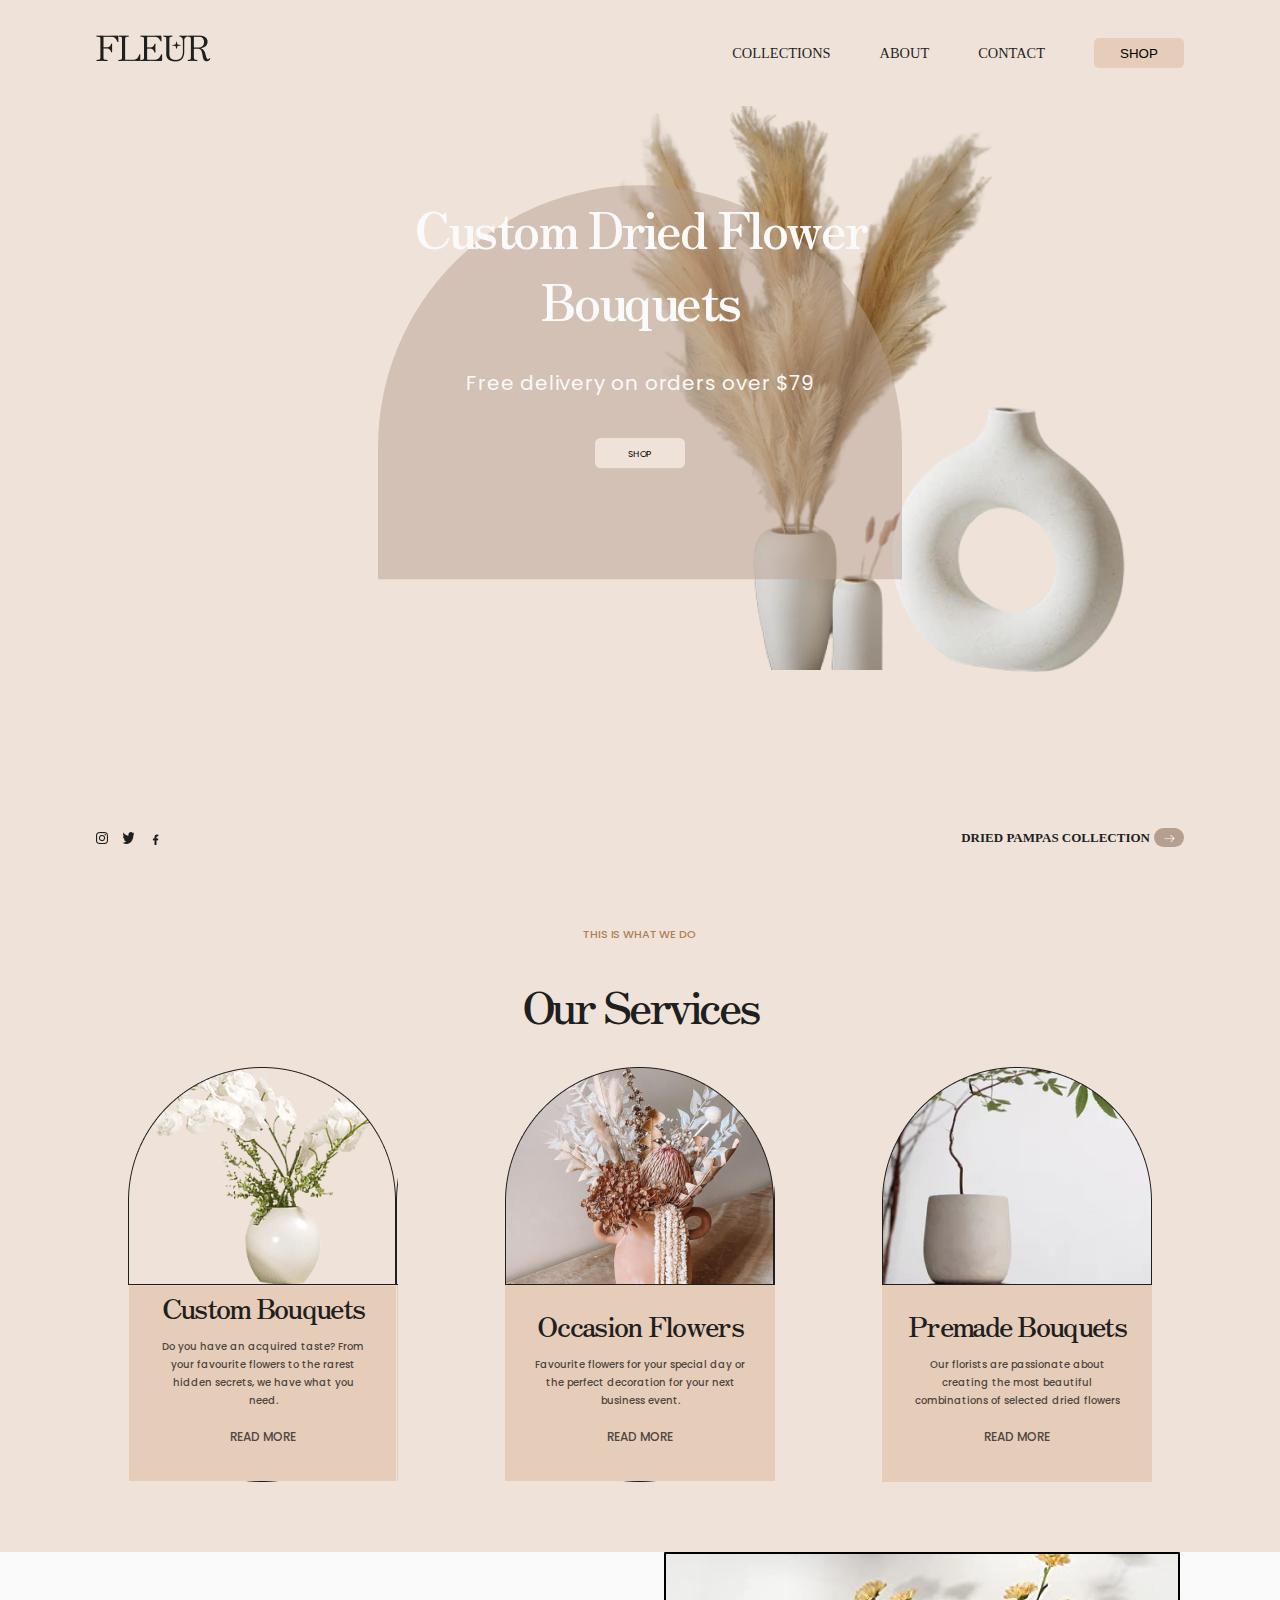
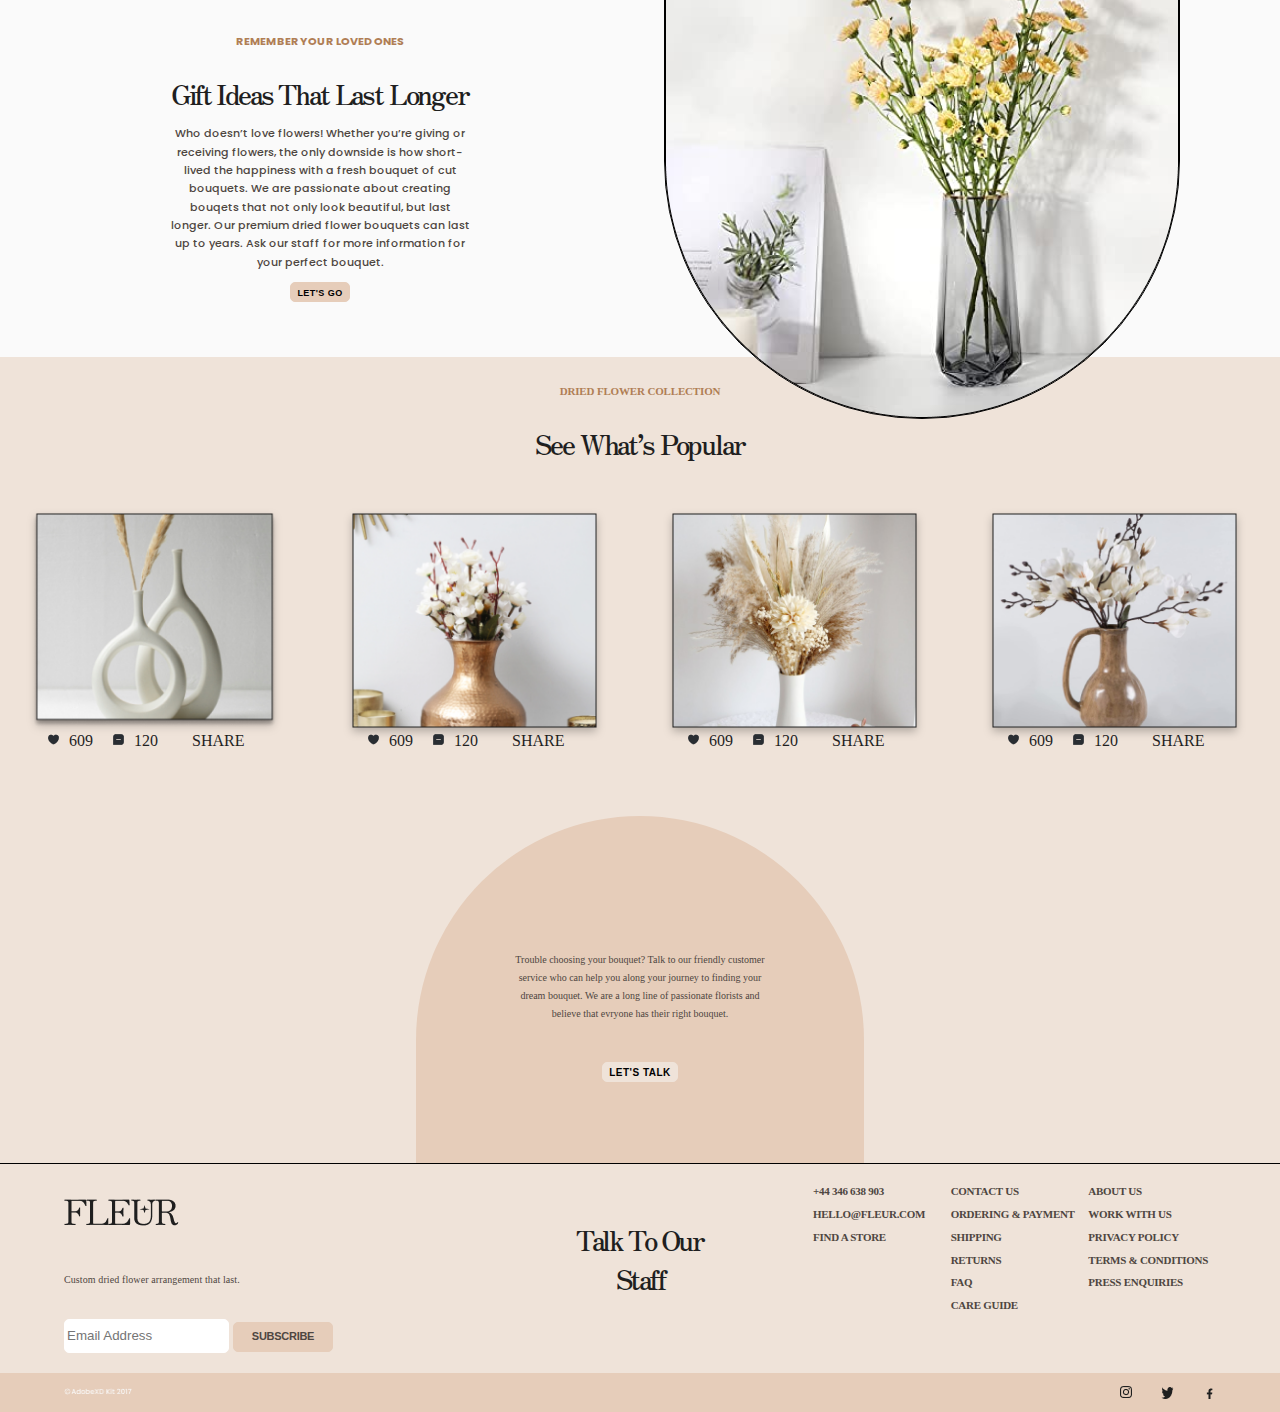
<file: index.html>
<!DOCTYPE html>
<html lang="en">
<head>
    <meta charset="UTF-8">
    <meta http-equiv="X-UA-Compatible" content="IE=edge">
    <meta name="viewport" content="width=device-width, initial-scale=1.0">
    <link rel="stylesheet" href="style.css">
    <link rel="preconnect" href="https://fonts.googleapis.com">
    <link rel="preconnect" href="https://fonts.gstatic.com" crossorigin>
    <link href="https://fonts.googleapis.com/css2?family=Zen+Old+Mincho:wght@400;700;900&display=swap" rel="stylesheet">
    <link rel="preconnect" href="https://fonts.googleapis.com">
    <link rel="preconnect" href="https://fonts.gstatic.com" crossorigin>
    <link href="https://fonts.googleapis.com/css2?family=Poppins:wght@400;500&family=Zen+Old+Mincho:wght@400;700;900&display=swap" rel="stylesheet">
    <title>FLEUR</title>
</head>
<body>
    <div class="header">
        <div class="nav-bar">
            <div class="nav">
                <div class="logo">
                   <a href=""><img src="images/logo.png" alt="Logo"></a>
                </div>

                <div class="links">
                    <ul>
                        <li>
                            <a href="#">COLLECTIONS</a>
                            <a href="#">ABOUT</a>
                            <a href="#">CONTACT</a>
                            <a href="#"><button class="btn"> SHOP</button></a>
                        </li>
                    </ul>
                </div>
            </div>
        </div>

       

        <div class="container">
            <div class="hemi-sphere">
                
            </div>

            <div class="image1">
                
            </div>

            <div class="image2">

            </div>

             <div class="middle">
            <h1>Custom Dried Flower Bouquets</h1>
            <h3>Free delivery on orders over $79</h3>
            <button><a href="">SHOP</a></button>
        </div>
        </div>

        <div class="header-footer">
            <div class="icons">
                <a href="http://instagram.com"><img src="images/instagram.png" alt="Instagram"></a>
                <a href="http://twitter.com"><img src="images/twittter.png" alt="Twitter"></a>
                <a href="http://facebook.com"><img src="images/facebook.png" alt="Facebook"></a>
            </div>

            <div class="next">
                <p>DRIED PAMPAS COLLECTION</p>
                <button><img src="images/arrow-right.png" alt="Right Arrow"></button>
            </div>
        </div>
    </div>

    <div class="services">
        <div class="text">
            <h6>
                THIS IS WHAT WE DO
            </h6>

            <h1>
                Our Services
            </h1>
        </div>


        <div class="flowers">
            <div class="row1">
                <div class="col1">
                    <div class="description">
                        <header>Custom Bouquets</header>
                        <p>
                            Do you have an acquired taste? From your favourite flowers to the rarest hidden secrets, we have what you need.

                            <br>
                            <br>
                        <a href="#">READ MORE</a> 
                        </p>
                    </div>
                </div>

                <div class="col2">
                    <div class="description">
                        <header>Occasion Flowers</header>
                        <p>
                            Favourite flowers for your special day or the perfect decoration for your next business event.

                            <br>
                            <br>
                        <a href="#">READ MORE</a>
                        </p>
                    </div>
                </div>

                <div class="col3">
                    <div class="description">
                        <header>Premade Bouquets</header>
                        <p>
                            Our florists are passionate about creating the most beautiful combinations of selected dried flowers

                            <br>
                            <br>
                        <a href="#">READ MORE</a>
                        </p>
                    </div>
                </div>
            </div>
        </div>
    </div>

    <div class="gift-ideas">
        <div class="gift">
            <h6>
                REMEMBER YOUR LOVED ONES
            </h6>

            <header>
                Gift Ideas That Last Longer 
            </header>

            <p>
                Who doesn’t love flowers! Whether you’re giving or receiving flowers, the only downside is how short-lived the happiness with a fresh bouquet of cut bouquets. We are passionate about creating bouqets that not only look beautiful, but last longer. Our premium dried flower bouquets can last up to years. Ask our staff for more information for your perfect bouquet.
            </p>

            <button>
                <a href="">LET'S GO</a>
            </button>
        </div>

        <div class="gift-pic">

        </div>
    </div>

    <div class="categories">
        <div class="container">
            <h6>
                DRIED FLOWER COLLECTION
            </h6>

            <header>
                See What’s Popular
            </header>
        </div>
        
        <div class="row2">
            <div class="col4">
                <img class="pic" src="images/order1.png" alt="">

                <div class="likes">
                    <img class="img" src="images/heart.png" alt=""> <p>609</p> 
                    <img class="img" src="images/message-minus.png" alt=""> <p>120</p> 
                    <p class="end">SHARE</p>
                </div>
            </div>

            <div class="col4">
                <img class="pic" src="images/order2.png" alt="">

                <div class="likes">
                    <img class="img" src="images/heart.png" alt=""> <p>609</p>
                    <img class="img" src="images/message-minus.png" alt=""> <p>120</p>
                    <p class="end">SHARE</p>
                </div>
            </div>

            <div class="col4">
                <img class="pic" src="images/order3.png" alt="">

                <div class="likes">
                    <img class="img" src="images/heart.png" alt=""> <p>609</p>
                    <img class="img" src="images/message-minus.png" alt=""> <p>120</p>
                    <p class="end">SHARE</p>
                </div>
            </div>

            <div class="col4">
                <img class="pic" src="images/order4.png" alt="">

                <div class="likes">
                    <img class="img" src="images/heart.png" alt=""> <p>609</p>
                    <img class="img" src="images/message-minus.png" alt=""> <p>120</p>
                    <p class="end">SHARE</p>
                </div>
            </div>
        </div>
        <div class="cover">
            <div class="h-sphere">
            <div class="container">
                <p>
                Trouble choosing your bouquet? Talk to our friendly customer service who can help you along your journey to finding your dream bouquet. We are a long line of passionate florists and believe that evryone has their right bouquet.  
            </p>

            <button><a href="">LET'S TALK</a></button>
            </div>
        </div>
        </div>
        
    </div>

    <div class="end">

        <div class="end1">
                
                <div class="logo">
                   <a href=""><img src="images/logo.png" alt=""></a>
                </div>

                <p>Custom dried flower arrangement that last.</p>
                
                <form>
                    <input type="text" placeholder="Email Address">
                    <button action="submit"><a href="">SUBSCRIBE</a></button>
                </form>
        </div>

        <div class="end2">
            <a href="#"><header>Talk To Our Staff</header></a>
        </div>

        <div class="end3">
            <div class="c1">
                <ul>
                    <li><a href="">+44 346 638 903</a></li>
                    <li><a href="">HELLO@FLEUR.COM</a></li>
                    <li><a href="">FIND A STORE</a></li>
                </ul>
            </div>

            <div class="c1">
                <ul>
                    <li><a href="">CONTACT US</a></li>
                    <li><a href="">ORDERING & PAYMENT</a></li>
                    <li><a href="">SHIPPING</a></li>
                    <li><a href="">RETURNS</a></li>
                    <li><a href="">FAQ</a></li>
                    <li><a href="">CARE GUIDE</a></li>
                </ul>
            </div>

            <div class="c1">
                <ul>
                    <li><a href="">ABOUT US</a></li>
                    <li><a href="">WORK WITH US</a></li>
                    <li><a href="">PRIVACY POLICY</a></li>
                    <li><a href="">TERMS & CONDITIONS</a></li>
                    <li><a href="">PRESS ENQUIRIES</a></li>
                </ul>
            </div>
            
        </div>
    </div>

    <footer>
        <div class="finally">
            <div class="ack">
                <img src="images/Group 113.png" alt="">
            </div>

            <div class="handles">
                <a href="http://instagram.com"><img src="images/instagram.png" alt=""></a>
                <a href="http://twitter.com"><img src="images/twittter.png" alt=""></a>
                <a href="http://facebook.com"><img src="images/facebook.png" alt=""></a>
            </div>
        </div>

    </footer>
</body>
</html>
</file>
<file: style.css>
:root{
    --main-bg-color: #EFE3D9;
    --text-black: #1F1F1F;
    --btn-color: #E6CDBA;
    --font-white: #FAFAFA;
}


body{
    box-sizing: border-box;
    padding: 0;
    margin: 0;
    background-color: var(--main-bg-color);
    width: 100%;
    color: var(--text-black);
    overflow-x: hidden;
}

.header{
    height: 100vh;
}

.nav-bar{
    height: 94px;
    width: 85%;
    margin: auto;
    justify-content: space-between;
}

.nav-bar nav{
    height: 100%;
}

.nav-bar nav{
    height: 100%;
}

.logo{
    padding: 20px 0 36px 0;
    flex-basis: 40%;
    display: inline-block;
    cursor: pointer;
}

.links{
    flex-basis: 40%;
    float: right;
    padding: 22px 0;
}

.links ul li{
    list-style-type: none;
}

.links ul li a {
    text-decoration: none;
    margin-left: 45px;
    color: var(--text-black);
    display: inline;
    font-size: 0.9rem;
    width: 74px;
    height: 17px;
    cursor: pointer;
}


.links ul li button {
    cursor: pointer;
    width: 90px;
    height: 30px;
    border: 1px;
    border-radius: 5px;
    background-color:#E6CDBA;
}
.header .container{
    position: relative;
    width: 100%;
    height: 600px;
    overflow: hidden;
}
.container .hemi-sphere {
    margin: auto;
    position: absolute;
    width: 32.75em;
    height: 394px;
    background: #B59F8F;
    opacity: 0.5;
    border-radius: 390px 390px 0px 0px;
    top: 50%;
    left:50%;
    transform: translate(-50%,-56%);
    overflow: auto;
    z-index: 2;
}

.container .image1{
    background-image: url(images/image1.png);
    position: absolute;
    background-repeat: no-repeat;
    width: 475px;
    height: 713px;
    left: 43.5%;
    top: 0;
    overflow: hidden;
    z-index: 1;
}

.container .image2{
    background-image: url(images/image2.png);
    position: absolute;
    background-size: 294.9px;
    width: 294.9px;
    height: 294.9px;
    left: 67%;
    top: 285px;
    mix-blend-mode: normal;
    transform: rotate(0.37deg);
    z-index: 1;
}

.header-footer{
    position: absolute;
    width: 85%;
    height: 27px;
    left: 7.5%;
    bottom: 5%;
    z-index: 2;
}
.header-footer .icons{
    display: inline-block;
    position: absolute;
}

.header-footer .icons img{
    font-size: 13px;
    margin-right: 10px;
    vertical-align: middle;
    
}

.header-footer .next{
    display: inline-block;
    position: absolute;
    right: 0;
    text-align: center;
}

.header-footer .next p{
    font-size: 13px;
    display: inline;
    font-weight: 600;
}

.header-footer .next img{
    width: 13px;
    height: 13px;
    display: inline;
    -webkit-filter: grayscale(100%);
    filter: grayscale(100%);
    z-index: 3;
    vertical-align: middle;
}

.header-footer .next button{
    background-color: #B59F8F;
    border: #B59F8F;
    width: 30px;
    border-radius: 10px;
    padding: 2px 6px;
    cursor: pointer;
}

.container .middle {
    z-index: 4;
    position: absolute;
    top: 50%;
    left: 50%;
    transform: translate(-50%,-80%);
    text-align: center;
}

.container .middle h1{
    font-family: 'Zen Old Mincho', serif;
    font-style: normal;
    font-weight: 700;
    font-size: 50px;
    line-height: 72px;
    letter-spacing: -0.05em;
    color: #FAFAFA;
}

.container .middle h3{
    font-family: 'Poppins';
    font-style: normal;
    font-weight: 400;
    font-size: 20px;
    line-height: 30px;
    letter-spacing: 0.04em;
    color: #FAFAFA;
    margin-bottom: 40px;
}

.container .middle button{
    background: #EFE3D9;
    border-radius: 5px;
    width: 90px;
    height: 30px;
    border: solid 1px #EFE3D9;
    cursor: pointer;
}

.container .middle button a{
    text-decoration: none;
    color: var(--btn-color);
    font-family: 'Poppins';
    font-style: normal;
    font-weight: 400;
    font-size: 9px;
    line-height: 14px;
    letter-spacing: 0.05em;
    color: black;
}

.services .text{
    width: 100%;
    text-align: center;
    margin: auto;
}

.services .text h1{
    font-family: 'Zen Old Mincho',serif;
    font-style: normal;
    font-weight: 700;
    font-size: 45px;
    line-height: 65px;
    letter-spacing: -0.075em;
    color: #1F1F1F;
}

.services .text h6{
    font-family: 'Poppins';
    font-style: normal;
    font-weight: 500;
    font-size: 11px;
    line-height: 16px;
    letter-spacing: -0.015em;
    color: #B07E55;
}

.flowers{
    padding-bottom: 50px;
}
.flowers .col1{
    background-image: url(images/service1.png);
    height: 415px;
    width: 270px;
    position: relative;
}

.flowers .col2{
    background-image: url(images/service2.png);
    height: 415px;
    width: 270px;
    position: relative;
}

.flowers .col3{
    background-image: url(images/service3.png);
    height: 415px;
    width: 270px;
    position: relative;
}

.flowers .row1{
    width: 80%;
    display: flex;
    justify-content: space-between;
    margin: auto;
    vertical-align: middle;
    flex-wrap: wrap;
}
.flowers .description{
    position: absolute;
    bottom: 25px;
    text-align: center;
}

.flowers .description header{
    font-family: 'Zen Old Mincho', serif;
    font-style: normal;
    font-weight: 700;
    font-size: 28px;
    line-height: 41px;
    letter-spacing: -0.06em;
    color: #1F1F1F;
}

.flowers .description p{
    font-family: 'Poppins';
    font-style: normal;
    font-weight: 500;
    font-size: 10px;
    line-height: 18px;
    text-align: center;
    color: #4E4641;
    padding: 0 30px;
}

.flowers .description a{
    text-decoration: none;
    color: #4E4641;
    font-size: 12px;
}
.flowers .col1, .col2, .col3{
    margin-bottom: 20px;
}



.gift-ideas{
    display: flex;
    font-family: 'Poppins';
    font-style: normal;
    font-weight: 500;
    font-size: 11px;
    line-height: 167.5%;
    background-color: #FAFAFA;
    flex-wrap: wrap;
}

.gift-ideas h6{
    font-size: 11px;
    line-height: 16px;
    letter-spacing: -0.015em;
    color: #B07E55;
}

.gift-ideas header{
    font-family: 'Zen Old Mincho',serif;
    font-style: normal;
    font-weight: 700;
    font-size: 27px;
    line-height: 39px;
    letter-spacing: -0.08em;
}

.gift-ideas p{
    font-weight: 500;
    font-size: 11px;
    line-height: 167.5%;
    display: flex;
    align-items: center;
    text-align: center;
    color: #4E4641;
    padding: 0 170px;
}
.gift-ideas button{
    background: #E6CDBA;
    border: solid 1px #E6CDBA;
    border-radius: 5px;
    cursor: pointer;
}
.gift-ideas a{
    text-decoration: none;
    font-weight: 600;
    font-size: 9px;
    line-height: 14px;
    letter-spacing: 0.05em;
    color: #000000;
}
.gift-ideas .gift{
    width: 50%;
    text-align: center;
    vertical-align: middle;
    margin: 55px 0;
}

.gift-ideas .gift-pic{
    position: absolute;
    width: 514px;
    height: 465px;
    background-image: url(images/hemisphere.png);
    border: 1px solid #000000;
    border-radius: 0px 0px 380px 380px;
    right: 100px;
}
.categories{
    width: 100%;
    position: relative;
    border-bottom: solid 1px black;
}
.categories .container{
    text-align: center;
}
.categories h6{
    font-size: 11px;
    line-height: 16px;
    letter-spacing: -0.015em;
    color: #B07E55;
}

.categories header{
    font-family: 'Zen Old Mincho',serif;
    font-style: normal;
    font-weight: 700;
    font-size: 27px;
    line-height: 39px;
    letter-spacing: -0.08em;
}
.categories .row2{
    justify-content: space-between;
    width: 100%;
    margin: auto;
    display: flex;
    margin-top: 50px;
    flex-wrap: wrap;
}
.row2 .col4{
    height: 250px;
    margin-top: 50px;
    flex-basis: 20%;
    margin: auto;
}

.col4 .pic{
    width: 245px;
    height: 215px;
    filter: drop-shadow(0px 4px 4px rgba(0, 0, 0, 0.25));
}

.likes {
    position: relative;
    display: inline-block;
    width: 235px;
}

.likes .img{
    display: inline-block;
    margin: 0;
    padding-right: 5px;
    padding-left: 15px;
}
.likes .end{
    position: absolute;
    display: inline-block;
    width: 60px;
    right: 15px;
}
.likes p{
    display: inline;
    cursor: pointer;
}
.cover{
    width: 100%;
    height:400px;
}
.h-sphere{
    position: absolute;
    width: 35%;
    height: 347px;
    left: 50%;
    transform: translateX(-50%);
    background: #E6CDBA;
    border-radius: 380px 380px 0px 0px;
    bottom: 0;
}

.h-sphere p{
    font-weight: 500;
    font-size: 10px;
    line-height: 179%;
    display: flex;
    align-items: center;
    text-align: center;
    color: #4E4641;
}
.h-sphere button{
    background: #EFE3D9;
    border-radius: 5px;
    border: solid 1px #EFE3D9;
    margin-top: 30px;
    cursor: pointer;
}
.h-sphere a{
    font-weight: 600;
    font-size: 10px;
    line-height: 15px;
    letter-spacing: 0.05em;
    color: #000000;
    text-decoration: none;
}


.h-sphere .container{
    margin-top: 30%;
    padding: 0 90px;
}

.end{
    display: flex;
    width: 90%;
    margin: auto;
    justify-content: space-between;
    padding-bottom: 20px;
}

.end1{
    flex-basis: 38%;
}
.end1 p{
    font-weight: 500;
    font-size: 10px;
    line-height: 207%;
    align-items: center;
    letter-spacing: 0.01em;
    color: #4E4641;
    margin: 0;
    margin-bottom: 28px;
}
.end1 input{
    width: 159px;
    height: 30px;
    border-radius: 5px;
    border: solid 1px #FFFFFF;
}
.end1 button{
    width: 100px;
    height: 30px;
    left: 275px;
    background: #E6CDBA;
    border-radius: 5px;
    border: solid 1px #E6CDBA;
}
.end1 a{
    font-weight: 600;
    text-align: center;
    letter-spacing: 0.035em;
    color: #4E4641;
    text-decoration: none;
}

.end2{
    flex-basis: 30%;
    position: relative;
}
.end2 header{
    position: absolute;
    font-family: 'Zen Old Mincho', serif;
    font-style: normal;
    font-weight: 700;
    font-size: 27px;
    line-height: 39px;
    letter-spacing: -0.09em;
    text-align: center;
    top: 50%;
    left: 50%;
    transform: translate(-50%,-50%);
    color: #1F1F1F;
}
.end3{
    flex-basis: 38%;
    display: grid;
    grid-template-columns: 1fr 1fr 1fr;
    font-style: normal;
}
.end3 ul{
    padding-left: 10px;
}
.end3 ul li{
    list-style-type: none;
}

.end a{
    text-decoration: none;
    color: #4E4641;
    font-weight: 600;
    font-size: 11px;
    line-height: 207%;
    text-align: center;
    letter-spacing: -0.025em;
}

footer{
    background: #E6CDBA;
    padding: 12px 0 9px 0;
}
footer .finally{
    width: 90%;
    display: flex;
    margin: auto;
    justify-content: space-between;
}

.finally .ack img{
    width: 68px;
    height: 14px;
}

.finally .handles img{
    margin-left: 25px;
}

@media (max-width:1025px){
    .flowers .row1{
        width: 100%;
        margin: auto;
        display: flex;
        flex-direction: column;
        align-items: center;
    }

    .gift-pic{
        display: none;
    }
    .services{
        height: 95em;
    }
    .flowers .col1, .col2, .col3{
        margin-bottom: 20px;
    }
    .gift-ideas .gift p{
        width: 100%;
        margin: auto;
        padding: 0 0;
        
    }
    .gift{
        left: -50%;
        transform: translateX(50%);
    }
}

@media (max-width:800px) {
    .header{
        height: 1000px;
    }
    
    .logo{
        display:inline; 
        width: 100%;
        padding: 0;
    }
    .links{
        width: 100%;
        margin: auto;
        padding-top: 0;
    }
    .links ul li{
        padding-left: 0;
        justify-content: space-between;
        display: block;
        flex-direction: row;
        text-align: center;
    }

    .links ul li a{
        margin-left: 0;
        padding: 0;
        margin-right: 15px;
        
    }
    .links ul{
    padding-left: 0;
    }
    .container .middle h1{
        font-size: 30px;
    }

    .container .middle h3{
        font-size: 15px;
    }

    .container .hemi-sphere {
    width: 25.75em;
    height: 300px;
    }
    .h-sphere .container{
        padding: 0 50px;
    }
    .h-sphere{
        width: 70%;
    }
    .end{
        flex-direction: column;
    }

    .end .end1, .end2, .end3{
        margin-top: 100px;
    }
    .header-footer .icons{
        width: 100%;
        margin: auto;
        display: contents;
    }
}

@media (max-width:600px) {
    .links ul li a {
    margin-left: 5px;
    }

}

@media (max-width:400px) {
    

    .header-footer .next{
        display: block;
    }
}
</file>
